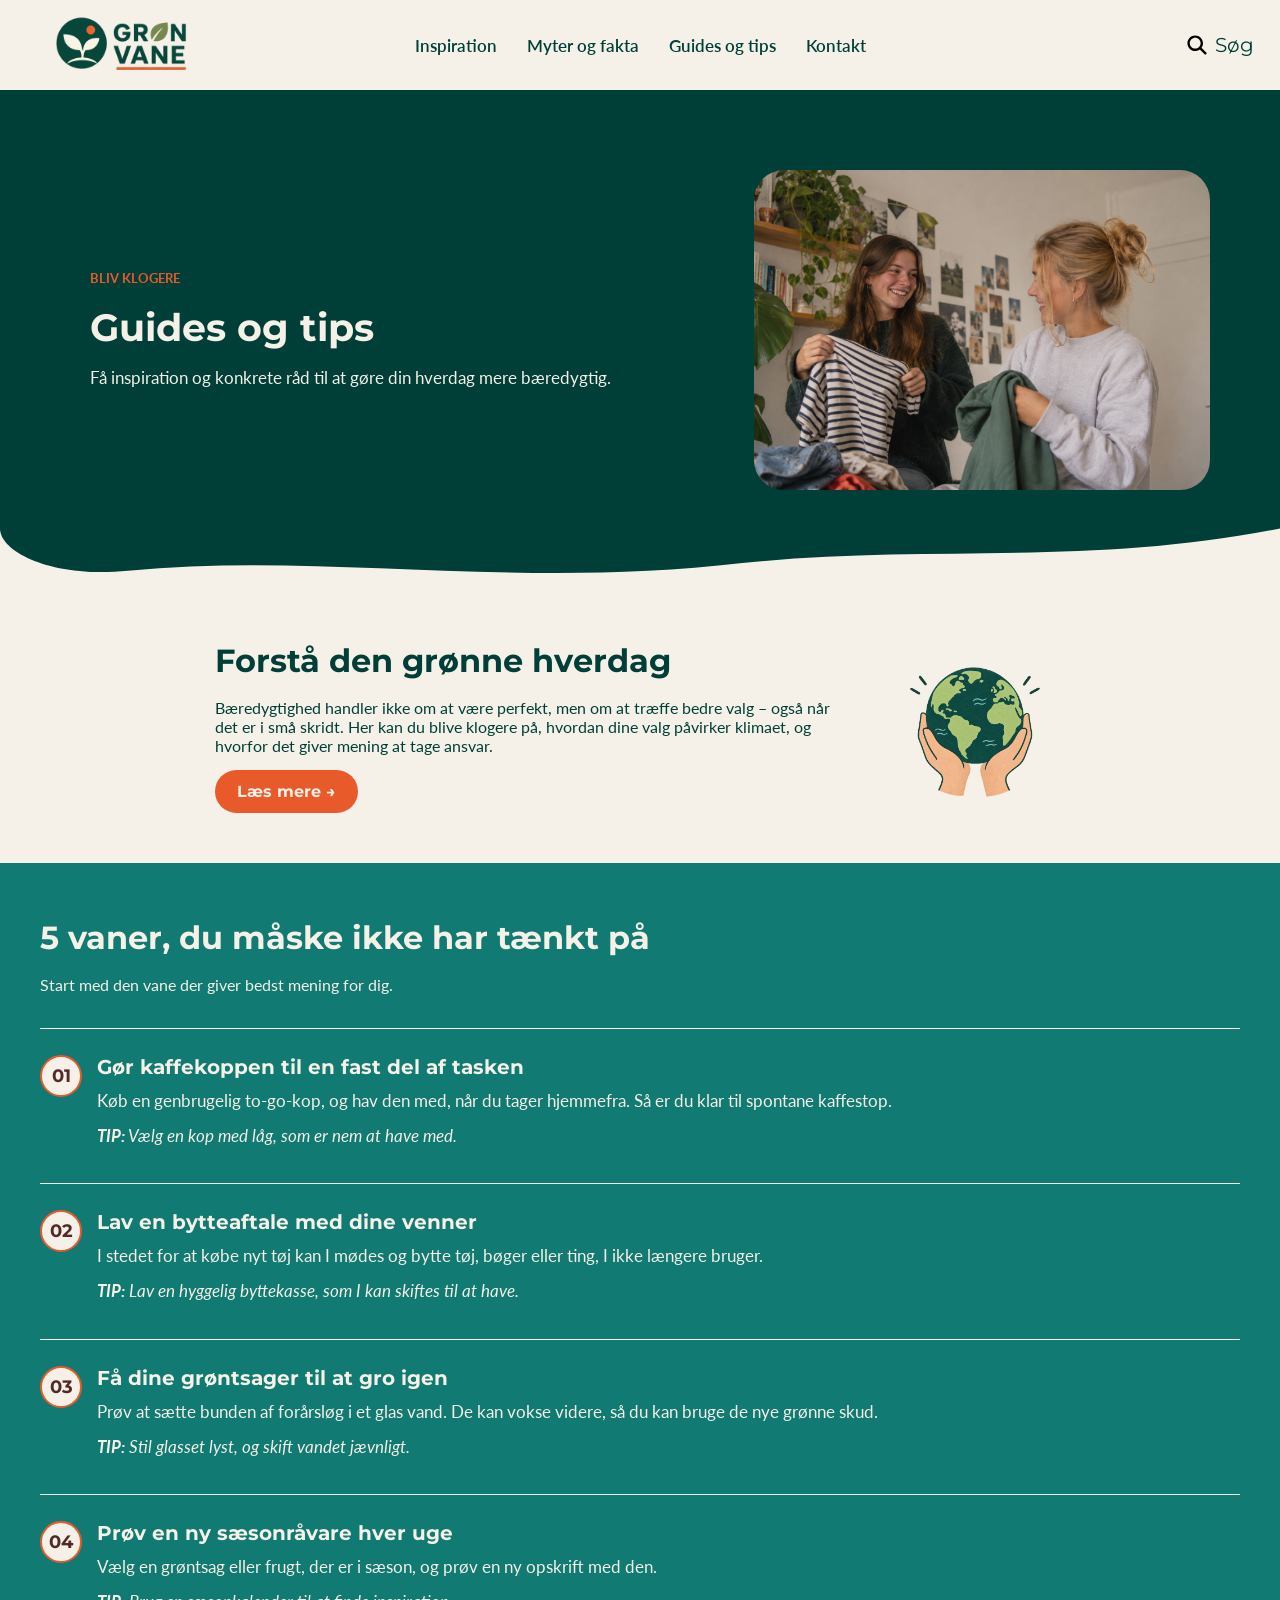
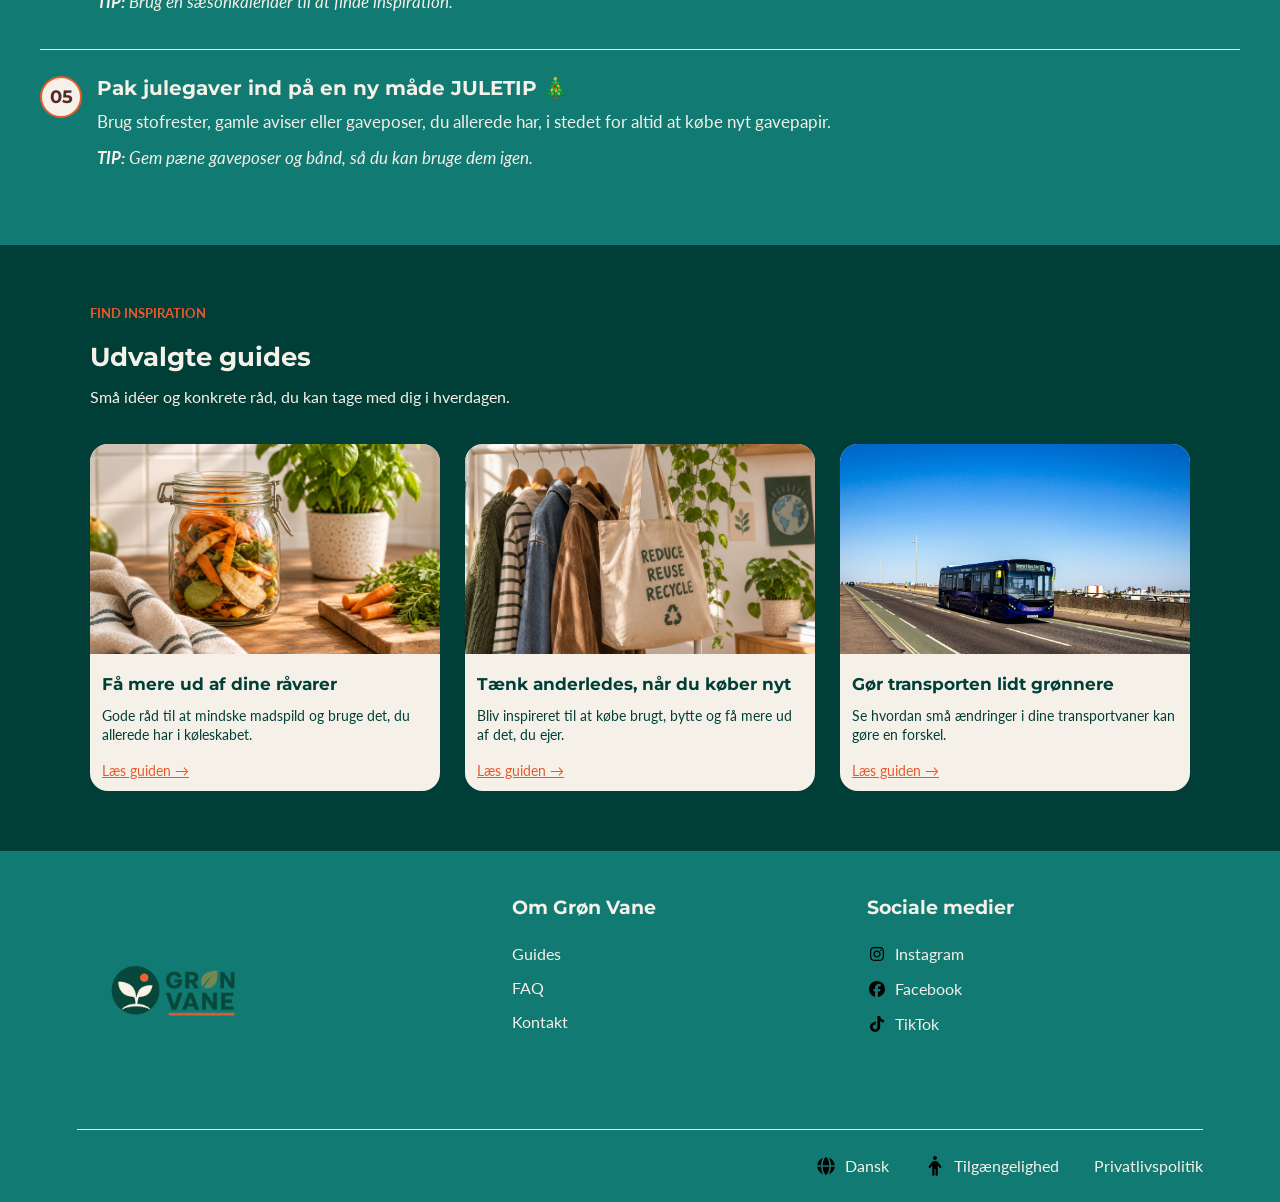
<file: guides.html>
<!DOCTYPE html>
<html lang="da">

<head>
    <meta charset="UTF-8">
    <meta name="viewport" content="width=device-width, initial-scale=1.0">

    <title>Guides og tips til grøne vaner</title>

    <!-- Skrifttyper -->
    <link rel="preconnect" href="https://fonts.googleapis.com">
    <link rel="preconnect" href="https://fonts.gstatic.com" crossorigin>

    <link href="https://fonts.googleapis.com/css2?family=Lato:wght@400;700&family=Montserrat:wght@400;500;600;700;800&display=swap" rel="stylesheet">

    <!-- CSS -->
    <link rel="stylesheet" href="css/style.css">
    <link rel="stylesheet" href="css/guides.css">

    <!-- JS -->
    <script src="js/script.js"></script>
</head>

<body>

    <!-- HEADER -->

    <header>
       <a href="index.html">
        <img class="logo" src="img/logo-grønvane.png" alt="Grøn Vane - forsiden">
    </a>

    <nav id="primary-navigation" aria-label="Hovedmenu">
        <ul>
            <li><a href="#">Inspiration</a></li>
            <li><a href="myterogfakta.html">Myter og fakta</a></li>
            <li><a href="guides.html">Guides og tips</a></li>
            <li><a href="kontakt.html">Kontakt</a></li>
        </ul>
    </nav>

    <div class="header-actions">

        <button class="search-button" type="button" aria-label="Søg">
            <img src="img/magnifying-glass-solid-full.svg" alt="">
            <span>Søg</span>
        </button>

        <button class="burger-menu"
                type="button"
                aria-label="Åbn menu"
                aria-expanded="false"
                aria-controls="primary-navigation">
            <span></span>
            <span></span>
            <span></span>
        </button>

    </div>
    </header>

    <!-- INDHOLD -->

    <main>

        <!-- HERO - GUIDES OG TIPS -->

<section class="guides-hero">

    <!-- Organisk grøn baggrund -->
 <svg class="hero-wave" viewBox="0 0 1000 650"
     preserveAspectRatio="none"
     aria-hidden="true">
    <path d="
        M0 0
        L1000 0
        L1000 570
        C850 620 720 590 580 615
        C400 650 250 600 100 625
        C40 635 0 600 0 570
        Z"
        fill="#003F38"/>
</svg>

    <div class="guides-hero-content">

        <div class="guides-hero-text">
            <span class="guides-label">BLIV KLOGERE</span>

            <h1>Guides og tips</h1>

            <p>
                Få inspiration og konkrete råd til at gøre
                din hverdag mere bæredygtig.
            </p>
        </div>

        <img class="guides-hero-image"
             src="img/Hyggelig tøjbytte i stuen.png"
             alt="To piger bytter tøj">

    </div>

</section>


<!-- INTRODUKTION -->
<section class="guides-intro">

    <div class="intro-content">

        <div class="intro-text">
            <h2>Forstå den grønne hverdag</h2>

            <p>
                Bæredygtighed handler ikke om at være perfekt,
                men om at træffe bedre valg – også når det er i
                små skridt. Her kan du blive klogere på, hvordan
                dine valg påvirker klimaet, og hvorfor det giver
                mening at tage ansvar.
            </p>

            <a href="myterogfakta.html">Læs mere →</a>
        </div>

        <img src="img/Hænder, der holder Jorden.png"
             alt="Illustration af en grøn jordklode med et blad"
             class="intro-image">

    </div>

</section>




<section class="small-changes">

    <div class="small-changes-text">

        <h2>5 vaner, du måske ikke har tænkt på</h2>

        <p class="small-changes-intro">
            Start med den vane der giver bedst mening for dig.
        </p>

        <div class="habit-list">

            <article class="habit">
                <span class="habit-number">01</span>
                <div class="habit-content">
                    <h3>Gør kaffekoppen til en fast del af tasken</h3>
                    <p>
                        Køb en genbrugelig to-go-kop, og hav den
                        med, når du tager hjemmefra. Så er du
                        klar til spontane kaffestop.
                    </p>
                    <p class="habit-tip">
                        <strong>TIP:</strong> Vælg en kop med låg,
                        som er nem at have med.
                    </p>
                </div>
            </article>

            <article class="habit">
                <span class="habit-number">02</span>
                <div class="habit-content">
                    <h3>Lav en bytteaftale med dine venner</h3>
                    <p>
                        I stedet for at købe nyt tøj kan I mødes
                        og bytte tøj, bøger eller ting, I ikke
                        længere bruger.
                    </p>
                    <p class="habit-tip">
                        <strong>TIP:</strong> Lav en hyggelig
                        byttekasse, som I kan skiftes til at have.
                    </p>
                </div>
            </article>

            <article class="habit">
                <span class="habit-number">03</span>
                <div class="habit-content">
                    <h3>Få dine grøntsager til at gro igen</h3>
                    <p>
                        Prøv at sætte bunden af forårsløg i et
                        glas vand. De kan vokse videre, så du
                        kan bruge de nye grønne skud.
                    </p>
                    <p class="habit-tip">
                        <strong>TIP:</strong> Stil glasset lyst,
                        og skift vandet jævnligt.
                    </p>
                </div>
            </article>

            <article class="habit">
                <span class="habit-number">04</span>
                <div class="habit-content">
                    <h3>Prøv en ny sæsonråvare hver uge</h3>
                    <p>
                        Vælg en grøntsag eller frugt, der er
                        i sæson, og prøv en ny opskrift med den.
                    </p>
                    <p class="habit-tip">
                        <strong>TIP:</strong> Brug en sæsonkalender
                        til at finde inspiration.
                    </p>
                </div>
            </article>

            <article class="habit">
                <span class="habit-number">05</span>
                <div class="habit-content">
                    <h3>
                        Pak julegaver ind på en ny måde
                        <span class="christmas-label">JULETIP 🎄</span>
                    </h3>
                    <p>
                        Brug stofrester, gamle aviser eller
                        gaveposer, du allerede har, i stedet
                        for altid at købe nyt gavepapir.
                    </p>
                    <p class="habit-tip">
                        <strong>TIP:</strong> Gem pæne gaveposer
                        og bånd, så du kan bruge dem igen.
                    </p>
                </div>
            </article>

        </div>

    </div>

</section>

<section class="selected-guides">

    <div class="selected-guides-heading">
        <span class="guides-label">FIND INSPIRATION</span>
        <h2>Udvalgte guides</h2>
        <p>Små idéer og konkrete råd, du kan tage med dig i hverdagen.</p>
    </div>

    <div class="guide-cards">

        <article class="guide-card">
            <img src="img/grøntsagsrester.png" alt="Friske råvarer på et køkkenbord">
            <div class="guide-card-text">
                <span>MAD OG MADVANER</span>
                <h3>Få mere ud af dine råvarer</h3>
                <p>Gode råd til at mindske madspild og bruge det, du allerede har i køleskabet.</p>
                <a href="#">Læs guiden →</a>
            </div>
        </article>

        <article class="guide-card">
            <img src="img/genbrugsgarderobe.png" alt="Genbrugstøj på en bøjlestang">
            <div class="guide-card-text">
                <span>FORBRUG OG GENBRUG</span>
                <h3>Tænk anderledes, når du køber nyt</h3>
                <p>Bliv inspireret til at købe brugt, bytte og få mere ud af det, du ejer.</p>
                <a href="#">Læs guiden →</a>
            </div>
        </article>

        <article class="guide-card">
            <img src="img/elbus.jpg" alt="kørende elbus">
            <div class="guide-card-text">
                <span>TRANSPORT</span>
                <h3>Gør transporten lidt grønnere</h3>
                <p>Se hvordan små ændringer i dine transportvaner kan gøre en forskel.</p>
                <a href="#">Læs guiden →</a>
            </div>
        </article>

    </div>

</section>

    </main>

    <!-- FOOTER -->

  <footer class="footer">

    <div class="footer-top">

        <a href="index.html">
            <img src="img/logo-grønvane.png" alt="Grøn Vane" class="footer-logo">
        </a>

        <div class="footer-links">
            <h3>Om Grøn Vane</h3>
            <a href="guides.html">Guides</a>
            <a href="#">FAQ</a>
            <a href="kontakt.html">Kontakt</a>
        </div>

       <div class="footer-social">
            <h3>Sociale medier</h3>

            <a href="#">
                <img src="img/instagram-brands-solid-full.svg" alt="">
                 Instagram
            </a>

            <a href="#">
                <img src="img/facebook-brands-solid-full.svg" alt="">
                Facebook
            </a>

            <a href="#">
                <img src="img/tiktok-brands-solid-full.svg" alt="">
                TikTok
            </a>
        </div>

    </div>

    <hr>

    <div class="footer-bottom">

        <a href="#">
            <img src="img/globe-solid-full.svg" alt="Sprog">
            Dansk
        </a>

        <a href="#">
            <img src="img/person-solid-full.svg" alt="">
            Tilgængelighed
        </a>

        <a href="#">Privatlivspolitik</a>

    </div>

  </footer>

</body>
</html>
</file>
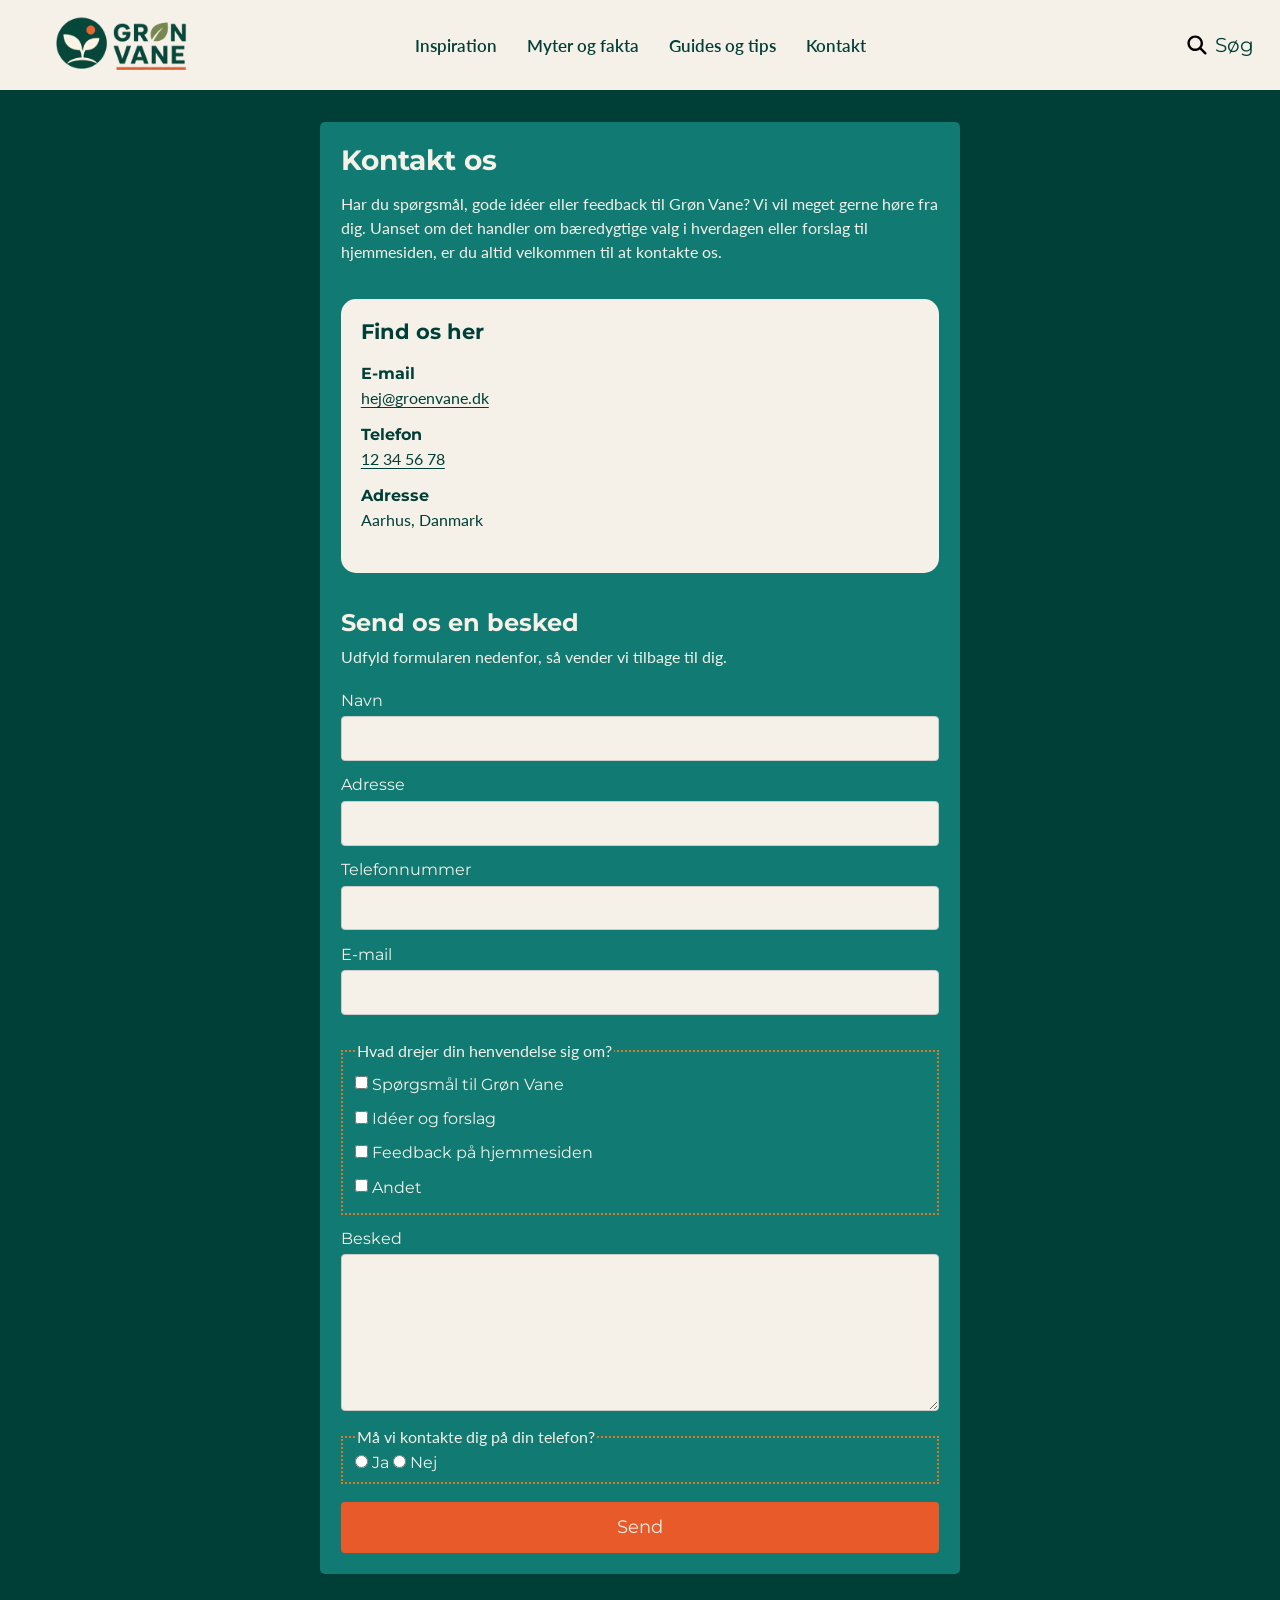
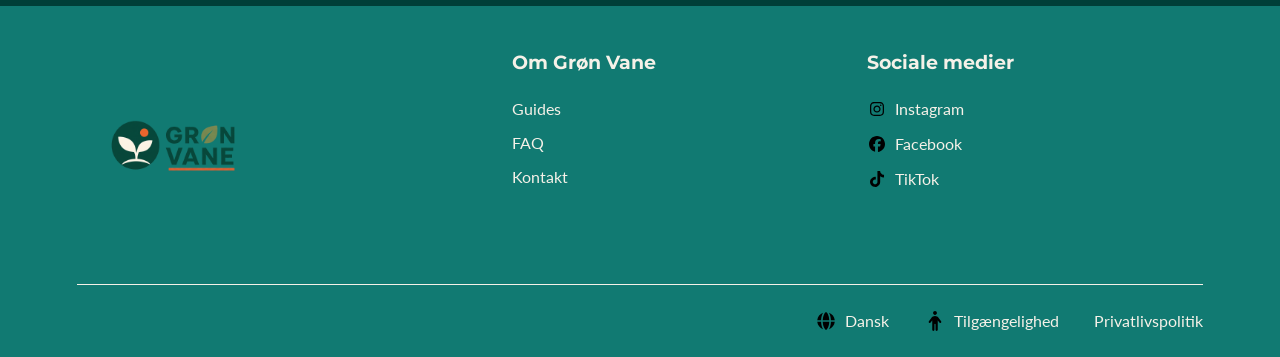
<file: kontakt.html>
<!DOCTYPE html>
<html lang="da">

<head>
    <meta charset="UTF-8">
    <meta name="viewport" content="width=device-width, initial-scale=1.0">

    <title>Kontakt os her</title>

    <!-- Skrifttyper -->
    <link rel="preconnect" href="https://fonts.googleapis.com">
    <link rel="preconnect" href="https://fonts.gstatic.com" crossorigin>

    <link href="https://fonts.googleapis.com/css2?family=Lato:wght@400;700&family=Montserrat:wght@400;500;600;700;800&display=swap" rel="stylesheet">

    <!-- CSS -->
    <link rel="stylesheet" href="css/style.css">
    <link rel="stylesheet" href="css/kontakt.css">

    <!-- JS -->
    <script src="js/script.js"></script>
</head>

<body>
    
    <!-- HEADER -->

  <header>

    <a href="index.html">
        <img class="logo" src="img/logo-grønvane.png" alt="Grøn Vane - forsiden">
    </a>

    <nav id="primary-navigation" aria-label="Hovedmenu">
        <ul>
            <li><a href="#">Inspiration</a></li>
            <li><a href="myterogfakta.html">Myter og fakta</a></li>
            <li><a href="guides.html">Guides og tips</a></li>
            <li><a href="kontakt.html">Kontakt</a></li>
        </ul>
    </nav>

    <div class="header-actions">

        <button class="search-button" type="button" aria-label="Søg">
            <img src="img/magnifying-glass-solid-full.svg" alt="">
            <span>Søg</span>
        </button>

        <button class="burger-menu"
                type="button"
                aria-label="Åbn menu"
                aria-expanded="false"
                aria-controls="primary-navigation">
            <span></span>
            <span></span>
            <span></span>
        </button>

    </div>

</header>


<!-- KONTAKT - HOVEDINDHOLD -->

<main class="kontaktform">

    <!-- INTRODUKTION -->

    <section class="kontakt-intro">
        <h1>Kontakt os</h1>

        <p>
            Har du spørgsmål, gode idéer eller feedback til Grøn Vane?
            Vi vil meget gerne høre fra dig. Uanset om det handler om
            bæredygtige valg i hverdagen eller forslag til hjemmesiden,
            er du altid velkommen til at kontakte os.
        </p>
    </section>


    <!-- KONTAKTOPLYSNINGER -->

    <section class="kontakt-info">

        <h2>Find os her</h2>

        <div class="kontakt-info-item">
            <h3>E-mail</h3>
            <a href="mailto:hej@groenvane.dk">hej@groenvane.dk</a>
        </div>

        <div class="kontakt-info-item">
            <h3>Telefon</h3>
            <a href="tel:+4512345678">12 34 56 78</a>
        </div>

        <div class="kontakt-info-item">
            <h3>Adresse</h3>
            <p>Aarhus, Danmark</p>
        </div>

    </section>


    <!-- KONTAKTFORMULAR -->

    <section class="kontakt-formular">

        <h2>Send os en besked</h2>

        <p class="kontakt-tekst">
            Udfyld formularen nedenfor, så vender vi tilbage til dig.
        </p>

		<form>
			<label for="navn">Navn</label> <!--'for' knyttes til <input> med id af samme navn -->
			<input id="navn" type="text" required>
			
			<label for="adresse">Adresse</label><!--class="visually-hidden" kan bruges når man ønsker at bruge placeholder i input istedet for label, men stadig ønsker at have en tilgængelig mulighed som kan læses af en skærmlæser-->
			<input id="adresse" type="text">
			
			<label for="telefon">Telefonnummer</label>
			<input id="telefon" type="tel">
			
			<label for="mail">E-mail</label>
			<input id="mail" type="email" required>


			<fieldset class="checkbox"> <!--Checkbox giver muligheden for at vælge flere 'services' på en gang. -->
				<legend>Hvad drejer din henvendelse sig om?</legend>
				<div>
					<input type="checkbox" name="services" id="Spørgsmål" value="Spørgsmål">
					<label for="rengøring">Spørgsmål til Grøn Vane</label>
				</div>
					
				<div>
					<input type="checkbox" name="services" id="Idéer" value="Idéer">
					<label for="vinduespudser">Idéer og forslag</label>
				</div>
					
				<div>
					<input type="checkbox" name="services" id="Bæredygtighed" value="Bilrengøring">
					<label for="bilrengoring">Feedback på hjemmesiden</label>
				</div>
					
				<div>
					<input type="checkbox" name="services" id="havearbejde" value="Havearbejde">
					<label for="havearbejde">Andet</label>
				</div>
			</fieldset>
				
			<label for="besked">Besked</label>
			<textarea name="besked" id="besked" rows="8" cols="60"></textarea> <!--Textarea giver mulighed for at skrive en større besked. Størrelse defineres ved brug af rows og cols-->	
				
			<fieldset> <!-- <fieldset> grupperer relaterede elementer i en form. Den tilføjer endvidere en streg rundt om de relaterede elementer. <legend> definere en titel/caption for en fieldsetgruppe-->
				<legend>Må vi kontakte dig på din telefon?</legend>
				<!--radiobutton skal have samme 'name' for at der kun kan vælges en knap og denne kan ses som værende en gruppe-->
				<input id="ja" type="radio" value="ja" name="kontaktes">
				<label for="ja">Ja</label>
				
				<input id="nej" type="radio" value="nej" name="kontaktes">
				<label for="nej">Nej</label>
			</fieldset>
				
			<input type="submit" name="submit" value="Send">
		
		    </form>
        </section>
    </main>



    <!-- Footer -->

<footer class="footer">

    <div class="footer-top">

        <a href="index.html">
            <img src="img/logo-grønvane.png" alt="Grøn Vane" class="footer-logo">
        </a>

        <div class="footer-links">
            <h3>Om Grøn Vane</h3>
            <a href="guides.html">Guides</a>
            <a href="#">FAQ</a>
            <a href="omos.html">Kontakt</a>
        </div>

       <div class="footer-social">
            <h3>Sociale medier</h3>

            <a href="#">
                <img src="img/instagram-brands-solid-full.svg" alt="">
                 Instagram
            </a>

            <a href="#">
                <img src="img/facebook-brands-solid-full.svg" alt="">
                Facebook
            </a>

            <a href="#">
                <img src="img/tiktok-brands-solid-full.svg" alt="">
                TikTok
            </a>
        </div>

    </div>

    <hr>

    <div class="footer-bottom">

        <a href="#">
            <img src="img/globe-solid-full.svg" alt="">
            Dansk
        </a>

        <a href="#">
            <img src="img/person-solid-full.svg" alt="">
            Tilgængelighed
        </a>

        <a href="#">Privatlivspolitik</a>

    </div>

</footer>

</body>
</file>
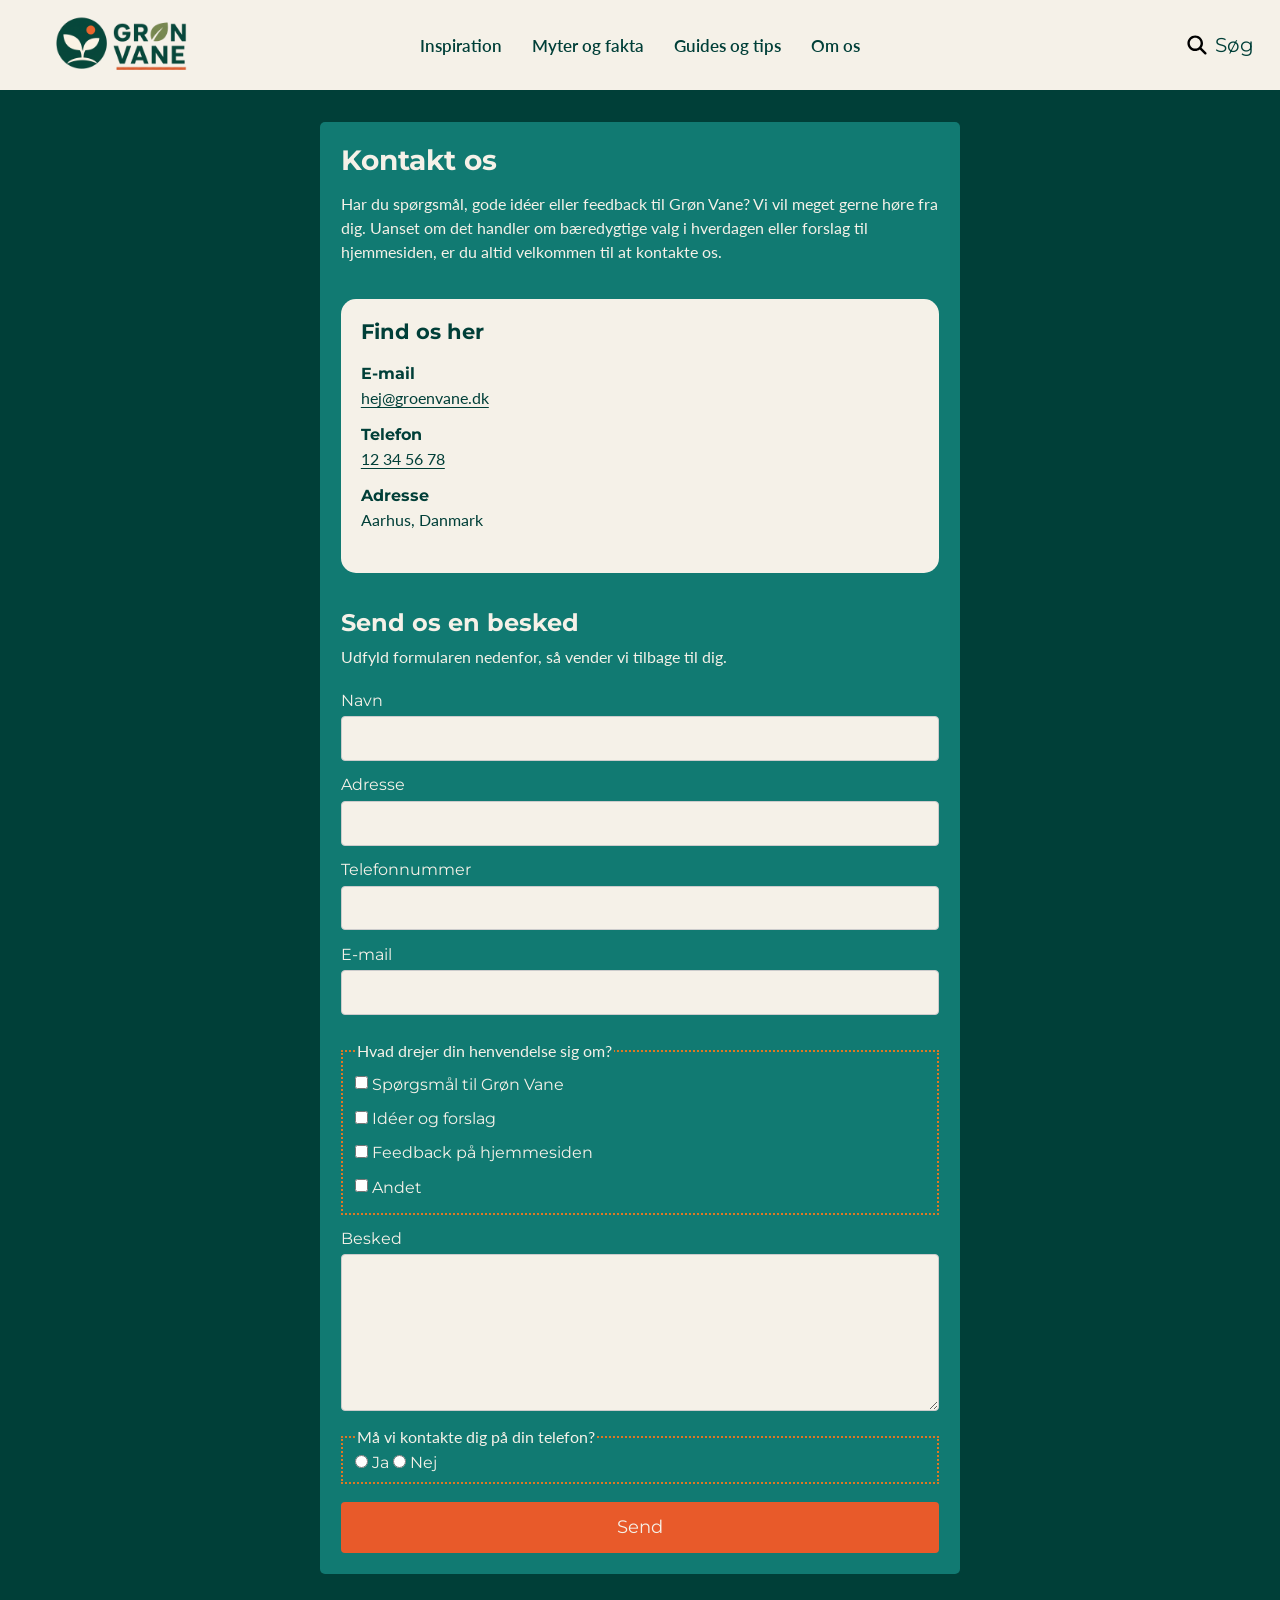
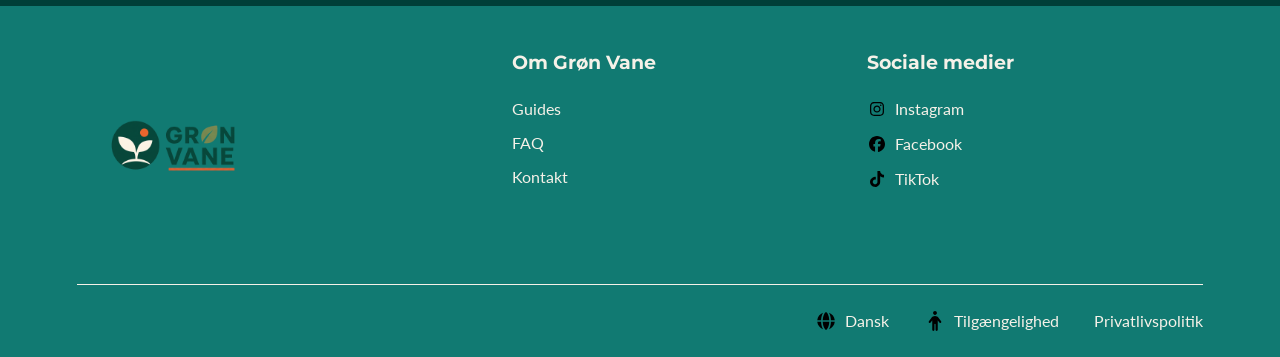
<file: omos.html>
<!DOCTYPE html>
<html lang="da">

<head>
    <meta charset="UTF-8">
    <meta name="viewport" content="width=device-width, initial-scale=1.0">

    <title>Om os og kontaktformular</title>

    <!-- Skrifttyper -->
    <link rel="preconnect" href="https://fonts.googleapis.com">
    <link rel="preconnect" href="https://fonts.gstatic.com" crossorigin>

    <link href="https://fonts.googleapis.com/css2?family=Lato:wght@400;700&family=Montserrat:wght@400;500;600;700;800&display=swap" rel="stylesheet">

    <!-- CSS -->
    <link rel="stylesheet" href="css/style.css">
    <link rel="stylesheet" href="css/omos.css">

    <!-- JS -->
    <script src="js/script.js"></script>
</head>

<body>
    
    <!-- HEADER -->

  <header>

    <a href="index.html">
        <img class="logo" src="img/logo-grønvane.png" alt="Grøn Vane - forsiden">
    </a>

    <nav id="primary-navigation" aria-label="Hovedmenu">
        <ul>
            <li><a href="#">Inspiration</a></li>
            <li><a href="myterogfakta.html">Myter og fakta</a></li>
            <li><a href="guides.html">Guides og tips</a></li>
            <li><a href="omos.html">Om os</a></li>
        </ul>
    </nav>

    <div class="header-actions">

        <button class="search-button" type="button" aria-label="Søg">
            <img src="img/magnifying-glass-solid-full.svg" alt="">
            <span>Søg</span>
        </button>

        <button class="burger-menu"
                type="button"
                aria-label="Åbn menu"
                aria-expanded="false"
                aria-controls="primary-navigation">
            <span></span>
            <span></span>
            <span></span>
        </button>

    </div>

</header>


<!-- KONTAKT - HOVEDINDHOLD -->

<main class="kontaktform">

    <!-- INTRODUKTION -->

    <section class="kontakt-intro">
        <h1>Kontakt os</h1>

        <p>
            Har du spørgsmål, gode idéer eller feedback til Grøn Vane?
            Vi vil meget gerne høre fra dig. Uanset om det handler om
            bæredygtige valg i hverdagen eller forslag til hjemmesiden,
            er du altid velkommen til at kontakte os.
        </p>
    </section>


    <!-- KONTAKTOPLYSNINGER -->

    <section class="kontakt-info">

        <h2>Find os her</h2>

        <div class="kontakt-info-item">
            <h3>E-mail</h3>
            <a href="mailto:hej@groenvane.dk">hej@groenvane.dk</a>
        </div>

        <div class="kontakt-info-item">
            <h3>Telefon</h3>
            <a href="tel:+4512345678">12 34 56 78</a>
        </div>

        <div class="kontakt-info-item">
            <h3>Adresse</h3>
            <p>Aarhus, Danmark</p>
        </div>

    </section>


    <!-- KONTAKTFORMULAR -->

    <section class="kontakt-formular">

        <h2>Send os en besked</h2>

        <p class="kontakt-tekst">
            Udfyld formularen nedenfor, så vender vi tilbage til dig.
        </p>

		<form>
			<label for="navn">Navn</label> <!--'for' knyttes til <input> med id af samme navn -->
			<input id="navn" type="text" required>
			
			<label for="adresse">Adresse</label><!--class="visually-hidden" kan bruges når man ønsker at bruge placeholder i input istedet for label, men stadig ønsker at have en tilgængelig mulighed som kan læses af en skærmlæser-->
			<input id="adresse" type="text">
			
			<label for="telefon">Telefonnummer</label>
			<input id="telefon" type="tel">
			
			<label for="mail">E-mail</label>
			<input id="mail" type="email" required>


			<fieldset class="checkbox"> <!--Checkbox giver muligheden for at vælge flere 'services' på en gang. -->
				<legend>Hvad drejer din henvendelse sig om?</legend>
				<div>
					<input type="checkbox" name="services" id="Spørgsmål" value="Spørgsmål">
					<label for="rengøring">Spørgsmål til Grøn Vane</label>
				</div>
					
				<div>
					<input type="checkbox" name="services" id="Idéer" value="Idéer">
					<label for="vinduespudser">Idéer og forslag</label>
				</div>
					
				<div>
					<input type="checkbox" name="services" id="Bæredygtighed" value="Bilrengøring">
					<label for="bilrengoring">Feedback på hjemmesiden</label>
				</div>
					
				<div>
					<input type="checkbox" name="services" id="havearbejde" value="Havearbejde">
					<label for="havearbejde">Andet</label>
				</div>
			</fieldset>
				
			<label for="besked">Besked</label>
			<textarea name="besked" id="besked" rows="8" cols="60"></textarea> <!--Textarea giver mulighed for at skrive en større besked. Størrelse defineres ved brug af rows og cols-->	
				
			<fieldset> <!-- <fieldset> grupperer relaterede elementer i en form. Den tilføjer endvidere en streg rundt om de relaterede elementer. <legend> definere en titel/caption for en fieldsetgruppe-->
				<legend>Må vi kontakte dig på din telefon?</legend>
				<!--radiobutton skal have samme 'name' for at der kun kan vælges en knap og denne kan ses som værende en gruppe-->
				<input id="ja" type="radio" value="ja" name="kontaktes">
				<label for="ja">Ja</label>
				
				<input id="nej" type="radio" value="nej" name="kontaktes">
				<label for="nej">Nej</label>
			</fieldset>
				
			<input type="submit" name="submit" value="Send">
		
		    </form>
        </section>
    </main>



    <!-- Footer -->

<footer class="footer">

    <div class="footer-top">

        <a href="index.html">
            <img src="img/logo-grønvane.png" alt="Grøn Vane" class="footer-logo">
        </a>

        <div class="footer-links">
            <h3>Om Grøn Vane</h3>
            <a href="guides.html">Guides</a>
            <a href="#">FAQ</a>
            <a href="omos.html">Kontakt</a>
        </div>

       <div class="footer-social">
            <h3>Sociale medier</h3>

            <a href="#">
                <img src="img/instagram-brands-solid-full.svg" alt="">
                 Instagram
            </a>

            <a href="#">
                <img src="img/facebook-brands-solid-full.svg" alt="">
                Facebook
            </a>

            <a href="#">
                <img src="img/tiktok-brands-solid-full.svg" alt="">
                TikTok
            </a>
        </div>

    </div>

    <hr>

    <div class="footer-bottom">

        <a href="#">
            <img src="img/globe-solid-full.svg" alt="">
            Dansk
        </a>

        <a href="#">
            <img src="img/person-solid-full.svg" alt="">
            Tilgængelighed
        </a>

        <a href="#">Privatlivspolitik</a>

    </div>

</footer>

</body>
</file>
<file: css/style.css>
/* GENERELT */

* {
    margin: 0;
    box-sizing: border-box;
}

body {
    font-family: 'Lato', sans-serif;
    background-color: #003F38;
}

/* Skrifttyper */

h1, h2, h3, h4, h5, h6,
button,
.hero-text a,
.daily-bottom a,
.guide-content a {
    font-family: 'Montserrat', sans-serif;
}

/* Fokusmarkering – tilgængelighed */

button:focus-visible,
a:focus-visible {
    outline: 3px solid #E85A2A;
    outline-offset: 4px;
}


/* HEADER */

header {
    display: flex;
    justify-content: space-between;
    align-items: center;
    height: 90px;
    background-color: #F5F1E8;
    padding: 20px;
}

/* HOVER I HEADER */

header nav a:hover,
header .search-button:hover {
    color: #E85A2A;
    transition: color 0.2s ease;
}

/* Logo */

.logo {
    width: 150px;
    height: auto;
}

/* Knapper til højre */

.header-actions {
    display: flex;
    align-items: center;
    gap: 15px;
}

/* Søgeknap */

.search-button {
    display: flex;
    align-items: center;
    gap: 6px;
    background: none;
    border: none;
    color: #003F38;
    font-size: 16px;
    cursor: pointer;
}

.search-button img {
    width: 24px;
    height: 24px;
}

/* Burger-menu */

.burger-menu {
    display: flex;
    flex-direction: column;
    gap: 6px;
    background: none;
    border: none;
    padding: 10px;
    cursor: pointer;
}

.burger-menu span {
    width: 30px;
    height: 4px;
    border-radius: 5px;
    background-color: #003F38;
}

/* Når menuen åbnes */

header.menu-open {
    height: auto;
    flex-wrap: wrap;
}

header.menu-open > a {
    order: 1;
}

header.menu-open .header-actions {
    order: 2;
}

/* Menupunkter */

nav {
    display: none;
    order: 3;
    flex: 0 0 100%;
    width: 100%;
    position: static;
    background-color: #F5F1E8;
    padding: 15px 20px 25px;
}

nav.active {
    display: block;
}

nav a,
nav a:visited {
    color: #003F38;
    text-decoration: none;
}

nav ul {
    display: flex;
    flex-direction: column;
    gap: 20px;
    list-style: none;
    padding: 0;
}

/* Gå til hovedinhold */
.skip-link {
    position: absolute;
    left: -9999px;
}

.skip-link:focus {
    left: 10px;
    top: 10px;
    z-index: 1000;
    background-color: #F5F1E8;
    color: #003F38;
    padding: 12px;
}

/* HERO-SEKTION */

main {
    background-color: #003F38;
    color: #F5F1E8;
    padding: 0;
}

.hero-content {
    display: flex;
    align-items: center;
    gap: 10px;
    padding: 40px 15px;
}

.hero-text {
    flex: 1;
    min-width: 0;
}

.hero-label {
    display: block;
    color: #E85A2A;
    font-size: 11px;
    font-weight: bold;
    letter-spacing: 1px;
    margin-bottom: 12px;
}

.hero-text h1 {
    font-size: 24px;
    line-height: 1.2;
    margin-bottom: 15px;
}

.hero-highlight {
    text-decoration: underline;
    text-decoration-color: #E85A2A;
    text-decoration-thickness: 3px;
    text-underline-offset: 5px;
}

.hero-text p {
    font-size: 17px;
    line-height: 1.5;
    margin-bottom: 20px;
}

.hero-image {
    width: 40%;
    height: 200px;
    object-fit: cover;
    object-position: center 40%;
    border-radius: 25px;
}

/* Fælles knapper */

.hero-text a,
.daily-bottom a,
.guide-content a {
    display: inline-block;
    background-color: #E85A2A;
    color: #F5F1E8;
    border: none;
    border-radius: 12px;
    font-weight: bold;
    padding: 12px;
    font-size: 14px;
    text-decoration: none;
}

.daily-bottom a,
.guide-content a {
    display: block;
    width: fit-content;
    margin: 0 0 0 auto;
}


/* KATEGORIER */

.categories {
    background-color: #147D73;
    padding: 35px 15px 55px;
}

.categories-inner {
    max-width: 1300px;
    margin: 0 auto;
}

.categories h2 {
    color: #F5F1E8;
    font-size: 24px;
    margin-bottom: 10px;
}

.categories-intro {
    color: #F5F1E8;
    font-size: 16px;
    line-height: 1.5;
    margin-bottom: 25px;
}

.category-grid {
    display: grid;
    grid-template-columns: repeat(2, 1fr);
    gap: 15px;
}

.category-card {
    display: flex;
    flex-direction: column;
    overflow: hidden;
    border-radius: 15px;
    text-decoration: none;
    color: #56312F;
}

.category-card img {
    width: 100%;
    height: 120px;
    object-fit: cover;
}

.category-text {
    position: relative;
    padding: 12px;
    min-height: 105px;
}

.category-text h3 {
    font-size: 18px;
    margin-bottom: 5px;
}

.category-text p {
    font-size: 14px;
    line-height: 1.4;
    padding-right: 15px;
}

.arrow {
    position: absolute;
    right: 12px;
    bottom: 12px;
    font-size: 20px;
    font-weight: bold;
}

/* Kategoriernes farver */

.food .category-text,
.shopping .category-text {
    background-color: #F5F1E8;
}

.reuse .category-text {
    background-color: #E9CDB5;
}

.transport .category-text {
    background-color: #D7E4C5;
}


/* DAGENS GRØNNE VALG */

.daily-choice {
    position: relative;
    background-color: #F5F1E8;
    margin: -45px 15px 30px;
    padding: 20px;
    border-radius: 25px;
}

.daily-label {
    display: flex;
    align-items: center;
    background-color: #147D73;
    color: #F5F1E8;
    padding: 10px;
    border-radius: 10px;
    width: fit-content;
}

.daily-label img {
    width: 35px;
    height: 35px;
    margin-right: 8px;
}

.daily-label h2 {
    font-size: 18px;
}

.daily-content {
    margin-top: 25px;
}

.daily-content h3 {
    color: #003F38;
    font-size: 20px;
    margin-bottom: 8px;
}

.daily-content p {
    color: #003F38;
    font-size: 16px;
    line-height: 1.4;
}

.fridge-image {
    display: block;
    width: 75%;
    height: 120px;
    object-fit: cover;
    object-position: center 45%;
    margin: 15px auto 25px;
}

.daily-bottom {
    background-color: #003F38;
    color: #F5F1E8;
    padding: 15px;
    border-radius: 20px;
}

.daily-bottom h3 {
    font-size: 18px;
    margin-bottom: 8px;
}

.daily-bottom p {
    font-size: 16px;
    line-height: 1.4;
}


/* GUIDE-SEKTION */

.guide-teaser {
    background-color: #F5F1E8;
}

.guide-image {
    display: block;
    width: 100%;
    height: 200px;
    object-fit: cover;
    object-position: center;
}

.guide-content {
    padding: 15px 10px 40px;
}

.guide-content h2 {
    color: #003F38;
    font-size: 18px;
    margin-bottom: 10px;
}

.guide-content p {
    color: #000;
    font-size: 16px;
    line-height: 1.4;
    margin-bottom: 20px;
}


/* FOOTER */

.footer {
    background-color: #117A72;
    color: #F5F1E8;
    padding: 20px;
}

.footer-top {
    display: grid;
    grid-template-columns: 125px 1fr 1fr;
    gap: 15px;
    align-items: start;
    padding-bottom: 20px;
}

.footer-logo {
    width: 125px;
    height: auto;
    transform: translate(-20px, -25px);
}

.footer-links {
    transform: translateX(-35px);
}

.footer-social {
    transform: translateX(-15px);
}

.footer-links,
.footer-social {
    display: flex;
    flex-direction: column;
    gap: 12px;
    flex: 1;
    min-width: 0;
}

.footer-links h3,
.footer-social h3 {
    white-space: nowrap;
}

.footer h3 {
    font-size: 16px;
    margin-bottom: 5px;
}

.footer a {
    color: #F5F1E8;
    text-decoration: none;
    font-size: 16px;
}

.footer-social a {
    display: flex;
    align-items: center;
    gap: 8px;
}

.footer-social img {
    width: 20px;
    height: 20px;
}

.footer hr {
    border: none;
    border-top: 1px solid #F5F1E8;
}

.footer-bottom {
    display: flex;
    justify-content: space-between;
    align-items: center;
    padding-top: 20px;
    gap: 10px;
}

.footer-bottom a {
    display: flex;
    align-items: center;
    gap: 8px;
    font-size: 14px;
}

.footer-bottom img {
    width: 22px;
    height: 22px;
}


/* DESKTOP */

@media screen and (min-width: 769px) {

    /* HEADER */

header {
    position: relative;
}

header > a {
    order: 1;
}

header nav {
    order: 2;
    position: absolute;
    left: 50%;
    transform: translateX(-50%);
}

header .header-actions {
    order: 3;
    margin-left: auto;
}
  

    .logo {
        width: 200px;
    }

    .header-actions {
        margin-left: 20px;
    }

    .burger-menu {
        display: none;
    }

    nav {
        display: block;
        position: static;
        width: auto;
        padding: 0;
        background: none;
    }

    nav ul {
        display: flex;
        flex-direction: row;
        align-items: center;
        gap: 30px;
        list-style: none;
        padding: 0;
    }
    nav a {
        color: #003F38;
        text-decoration: none;
        font-weight: 600;
        font-size: 17px;
    }

    .search-button {
        font-size: 20px;
    }

    

/* Hero */

    .hero-content {
        max-width: 1200px;
        margin: 0 auto;
        padding: 60px 30px;
        gap: 40px;
    }

    .hero-text {
        padding-left: 20px;
    }

    .hero-label {
        font-size: 13px;
        margin-bottom: 20px;
    }

    .hero-text h1 {
        font-size: 38px;
        line-height: 1.15;
        margin-bottom: 20px;
    }

    .hero-text p {
        font-size: 18px;
    }

    .hero-image {
        width: 40%;
        height: 320px;
    }

 /* Dekorativ stjerne */

    .hero-content::after {
        content: "✳";
        position: absolute;
        color: #E85A2A;
        font-size: 45px;
        right: 2%;
        bottom: 10px;
    }


/* Kategorier desktop */

    .categories {
        padding: 50px 5% 70px;
    }

    .categories h2 {
        font-size: 32px;
    }

    .categories-intro {
        font-size: 18px;
        margin-bottom: 35px;
    }

    .category-grid {
        grid-template-columns: repeat(4, 1fr);
        gap: 22px;
    }

    .category-card img {
        height: 200px;
    }

    .category-text {
        padding: 18px;
        min-height: 125px;
    }

    .category-text h3 {
        font-size: 21px;
    }

    .category-text p {
        font-size: 15px;
    }


 /* Dagens grønne valg */

    .daily-choice {
        max-width: 1100px;
        margin: -45px auto 60px;
        padding: 35px;
        border-radius: 30px;
    }

    .daily-label {
        padding: 12px 18px;
    }

    .daily-label h2 {
        font-size: 22px;
    }

    .daily-content {
        display: grid;
        grid-template-columns: 1fr 1fr;
        column-gap: 40px;
        align-items: center;
        margin-top: 35px;
    }

    .daily-content h3 {
        font-size: 27px;
        grid-column: 1;
        align-self: end;
    }

    .daily-content p {
        font-size: 18px;
        grid-column: 1;
        align-self: start;
    }

    .fridge-image {
        grid-column: 2;
        grid-row: 1 / 3;
        width: 100%;
        height: 260px;
        object-fit: cover;
        border-radius: 20px;
        margin: 0;
        transform: translateY(-35px);
    }

    .daily-bottom {
        display: flex;
        align-items: center;
        gap: 25px;
        margin-top: 30px;
        padding: 25px;
    }

    .daily-bottom h3 {
        font-size: 20px;
        flex: 1;
    }

    .daily-bottom p {
        font-size: 16px;
        flex: 1;
    }

    .daily-bottom a {
        white-space: nowrap;
    }


 /* Guide-sektion */

    .guide-teaser {
        display: grid;
        grid-template-columns: 1fr 1fr;
        align-items: center;
        max-width: 1300px;
        margin: 50px auto 70px;
        border-radius: 25px;
        overflow: hidden;
    }

    .guide-image {
        width: 100%;
        height: 380px;
        object-fit: cover;
        object-position: center;
    }

    .guide-content {
        padding: 45px;
    }

    .guide-content h2 {
        font-size: 30px;
        line-height: 1.3;
        margin-bottom: 20px;
    }

    .guide-content p {
        font-size: 18px;
        line-height: 1.6;
        margin-bottom: 30px;
    }

    .guide-content a {
        margin-left: auto;
    }


/* Footer */

    .footer {
        padding: 45px 6% 25px;
    }

    .footer-top {
        max-width: 1300px;
        margin: 0 auto;
        display: grid;
        grid-template-columns: 1.2fr 1fr 1fr;
        gap: 50px;
        align-items: start;
        padding-bottom: 40px;
    }

    .footer-logo {
        width: 190px;
        transform: none;
    }

    .footer-links {
        transform: none;
    }

    .footer-links,
    .footer-social {
        gap: 15px;
    }

    .footer h3 {
        font-size: 19px;
        margin-bottom: 10px;
    }

    .footer a {
        font-size: 16px;
        width: fit-content;
    }

    .footer a:hover {
        text-decoration: underline;
        text-underline-offset: 4px;
    }

    .footer hr {
        max-width: 1300px;
        margin: 0 auto;
    }

    .footer-bottom {
        max-width: 1300px;
        margin: 0 auto;
        padding-top: 25px;
        justify-content: flex-end;
        gap: 35px;
    }
}


/* Hover-effekter */

.hero-text a,
.daily-bottom a,
.guide-content a,
.category-card,
button {
    transition: transform 0.2s ease;
}

/* Knapper og kort løfter sig */

@media (hover: hover) {

    .hero-text a:hover,
    .daily-bottom a:hover,
    .guide-content a:hover,
    .category-card:hover,
    button:hover {
        transform: translateY(-4px);
    }
}


/* Tilgængelighed - Reduceret bevægelse */

@media (prefers-reduced-motion: reduce) {

    *,
    *::before,
    *::after {
        transition-duration: 0.01ms !important;
        animation-duration: 0.01ms !important;
    }
}
</file>
<file: css/guides.css>
/* GENERELLE SKRIFTTYPER */

.guides-hero h1,
.guides-intro h2,
.guides-intro h3,
.selected-guides h2,
.guide-card h3,
.small-changes h2 {
    font-family: 'Montserrat', sans-serif;
}

.intro-text a,
.small-changes-text a {
    font-family: 'Montserrat', sans-serif;
    font-weight: bold;
}


/* HERO - GUIDES OG TIPS */

.guides-hero {
    position: relative;
    background-color: #F5F1E8;
    padding: 30px 20px 55px;
    overflow: hidden;
}

.hero-wave {
    position: absolute;
    top: 0;
    left: 0;
    width: 100%;
    height: 100%;
    z-index: 0;
}

.guides-hero-content {
    position: relative;
    z-index: 1;
    display: flex;
    flex-direction: column;
    gap: 25px;
    max-width: 1300px;
    margin: 0 auto;
}

.guides-hero-text {
    color: #F5F1E8;
    flex: 1;
    min-width: 0;
}

.guides-hero-text p {
    font-size: 18px;
    width: 100%;
    max-width: none;
}

.guides-label {
    display: block;
    color: #E85A2A;
    font-weight: bold;
    font-size: 13px;
    margin-bottom: 20px;
}

.guides-hero h1 {
    font-size: 36px;
    margin-bottom: 15px;
}

.guides-hero p {
    font-size: 17px;
    line-height: 1.5;
    max-width: 450px;
    color: #F5F1E8;
}

.guides-hero-image {
    width: 100%;
    height: 200px;
    object-fit: cover;
    object-position: center 40%;
    border-radius: 25px;
}


/* INTRODUKTION */

.guides-intro {
    background-color: #F5F1E8;
    color: #003F38;
    padding: 35px 30px 45px;
    border-radius: 0;
    margin: 0;
}

.intro-content {
    display: flex;
    flex-direction: column;
    align-items: flex-start;
    gap: 20px;
}

.intro-content h2 {
    font-size: 25px;
    margin-bottom: 18px;
}

.intro-content > p {
    font-size: 16px;
    line-height: 1.6;
    margin-bottom: 15px;
}

.intro-text {
    flex: 1;
}

.intro-image {
    width: 180px;
    height: auto;
    align-self: center;
}

.intro-highlight {
    background-color: #D7E4C5;
    padding: 20px;
    border-radius: 15px;
    margin-top: 25px;
}

.intro-highlight h3 {
    font-size: 18px;
    margin-bottom: 8px;
}

.intro-highlight p {
    font-size: 15px;
    line-height: 1.5;
}

.intro-text a {
    display: inline-block;
    background-color: #E85A2A;
    color: #F5F1E8;
    padding: 12px 22px;
    border-radius: 25px;
    text-decoration: none;
    margin-top: 15px;
}


/* UDVALGTE GUIDES */

.selected-guides {
    background-color: #003F38;
    color: #F5F1E8;
    padding: 35px 20px;
}

.selected-guides-heading {
    margin-bottom: 20px;
}

.selected-guides-heading h2 {
    font-size: 26px;
    margin-bottom: 12px;
}

.selected-guides-heading p {
    font-size: 16px;
    line-height: 1.5;
}

/* GUIDE-KORT */

.guide-cards {
    display: grid;
    grid-template-columns: 1fr;
    gap: 20px;
}

.guide-card {
    background-color: #F5F1E8;
    color: #003F38;
    border-radius: 18px;
    overflow: hidden;
    box-shadow: 0 2px 8px rgba(0, 63, 56, 0.10);
    transition: transform 0.2s ease, box-shadow 0.2s ease;
}

.guide-card img {
    width: 100%;
    height: 130px;
    object-fit: cover;
    display: block;
}

.guide-card-text {
    padding: 12px;
}

.guide-card-text span {
    display: none;
}

.guide-card-text h3 {
    font-size: 17px;
    margin: 8px 0 12px;
}

.guide-card-text p {
    font-size: 14px;
    line-height: 1.4;
    margin-bottom: 15px;
}

.guide-card-text a {
    font-size: 14px;
    color:#E85A2A;
}

.guide-card-text a:hover {
    color:#522B29;
}

.guide-card-text a:focus-visible {
    outline: 3px solid #E85A2A;
    outline-offset: 4px;
}


/* 5 VANER */

.small-changes {
    background-color: #117A72;
    padding: 30px 20px 10px 20px;
}

.small-changes h2 {
    font-family: 'Montserrat', sans-serif;
    color: #F5F1E8;
    font-size: 26px;
    margin-bottom: 15px;
}

.small-changes-intro {
    color: #F5F1E8;
    line-height: 1.6;
    margin-bottom: 30px;
}

/* De enkelte vaner */

.habit {
    display: flex;
    gap: 15px;
    padding: 22px 0;
    border-top: 1px solid #F5F1E8;
}

.habit-content h3 {
    font-family: 'Montserrat', sans-serif;
    font-size: 17px;
    color: #F5F1E8;
    margin-bottom: 8px;
}

.habit-content p {
    color: #F5F1E8;
    line-height: 1.6;
    margin-bottom: 8px;
}

.habit-tip {
    font-size: 14px;
    font-style: italic;
}

.habit-number {
    font-family: 'Montserrat', sans-serif;
    font-size: 18px;
    font-weight: bold;
    color: #522B29;
    background-color: #F5F1E8;
    border: 2px solid #E85A2A;
    width: 42px;
    height: 42px;
    min-width: 42px;
    border-radius: 50%;
    display: flex;
    align-items: center;
    justify-content: center;
}

/* HOVER OG FOKUS */

.intro-text a,
.small-changes-text a {
    transition: transform 0.2s ease;
}

@media (hover: hover) {
    .intro-text a:hover,
    .small-changes-text a:hover {
        transform: translateY(-4px);
    }

    .guide-card:hover {
        transform: translateY(-4px);
        box-shadow: 0 6px 14px rgba(0, 63, 56, 0.18);
    }
}

.intro-text a:focus-visible,
.small-changes-text a:focus-visible {
    outline: 3px solid #003F38;
    outline-offset: 4px;
}


/* DESKTOP */

@media screen and (min-width: 769px) {

/* HERO DESKTOP */

.guides-hero {
    padding: 40px 0 60px;
}

.guides-hero-content {
    display: flex;
    flex-direction: row;
    align-items: center;
    max-width: 1200px;
    margin: 0 auto;
    padding: 40px 30px;
    gap: 40px;
}

.guides-hero-text {
    flex: 1;
    padding-left: 20px;
}

.guides-hero-text p {
    white-space: nowrap;
}

.guides-hero h1 {
    font-size: 38px;
    line-height: 1.15;
}

.guides-hero-image {
    width: 40%;
    height: 320px;
    object-fit: cover;
    object-position: center 40%;
    border-radius: 30px;
}




/* INTRODUKTION */

    .guides-intro {
        padding: 50px 40px;
    }

   .intro-content {
    max-width: 850px;
    margin: 0 auto;
    flex-direction: row;
    align-items: center;
    justify-content: space-between;
    gap: 40px;
}
    .intro-content h2 {
        font-size: 32px;
    }

/* 5 VANER */

.small-changes {
    padding: 55px 40px 40px;
}

/* Begrænser indholdets bredde */

.small-changes > * {
    max-width: 1200px;
    margin-left: auto;
    margin-right: auto;
}

/* Overskrift */

.small-changes h2 {
    font-size: 32px;
}

/* Vanerne */

.habit {
    padding: 26px 0;
}

.habit-content h3 {
    font-size: 20px;
}

.habit-content p {
    font-size: 17px;
}

/* UDVALGTE GUIDES */

 .selected-guides {
    padding: 60px 40px;
}

.selected-guides-heading {
    max-width: 1100px;
    margin: 0 auto 35px;
}

.guide-cards {
    max-width: 1100px;
    margin: 0 auto;
    grid-template-columns: repeat(3, 1fr);
    gap: 25px;
}

.guide-card img {
    height: 210px;
}

}


/* REDUCERET BEVÆGELSE */

@media (prefers-reduced-motion: reduce) {
    .intro-text a,
    .small-changes-text a,
    .guide-card {
        transition: none;
    }
}
</file>
<file: css/kontakt.css>
/* Skrifttyper */

h1, h2, h3, h4, h5, h6, button, input[type=submit], label {
    font-family: 'Montserrat', sans-serif;
}

body, p, input, select, textarea {
    font-family: 'Lato', sans-serif;
}


/* Kontaktform */

/* Introduktion */

.kontakt-intro {
    margin-bottom: 35px;
}

.kontakt-intro h1 {
    color: #F5F1E8;
    font-size: 28px;
    margin-bottom: 15px;
}

.kontakt-intro p {
    color: #F5F1E8;
    font-size: 16px;
    line-height: 1.5;
}

input[type=text], input[type=email],input[type=tel], select, textarea { /*vælger de emner/typer som skal berøres af nedenstående css*/
  width: 100%;
  padding: 1em;
  border: 1px solid #ccc;
  border-radius: 4px;
  margin-top: 0.5em;
  margin-bottom: 1em;
  background-color: #F5F1E8;

}

.kontaktform p {
    margin-bottom: 1.5em;
}

.kontakt-formular h2 {
    color: #F5F1E8;
    font-size: 24px;
    margin-bottom: 10px;
}

.kontakt-tekst {
    color: #F5F1E8;
}

/* KONTAKTOPLYSNINGER */

.kontakt-info {
    background-color:#F5F1E8;
    color: #003F38;
    padding: 20px;
    border-radius: 15px;
    margin-bottom: 35px;
}

.kontakt-info h2 {
    font-size: 21px;
    margin-bottom: 20px;
}

.kontakt-info-item {
    margin-bottom: 18px;
}

.kontakt-info-item h3 {
    font-size: 16px;
    margin-bottom: 5px;
}

.kontakt-info-item p,
.kontakt-info-item a {
    color: #003F38;
    font-size: 16px;
}

.kontakt-info-item a {
    text-decoration: underline;
    text-underline-offset: 3px;
}

/*Styling af dropdown*/
select{
	padding: 0.675em 6em 0.675em 1em;
	appearance: none;
	-webkit-appearance: none; /*appearance fjerne default udseende på dropdown*/
	cursor: pointer;
}

.custom-select {
	position: relative;
  }

.custom-select::before,
.custom-select::after {
  --size: 0.3rem;
  position: absolute;
  content: "";
  right: 1rem;
  pointer-events: none;
}

.custom-select::before {
  border-left: var(--size) solid transparent;
  border-right: var(--size) solid transparent;
  border-bottom: var(--size) solid black;
  top: 48%;
}

.custom-select::after {
  border-left: var(--size) solid transparent;
  border-right: var(--size) solid transparent;
  border-top: var(--size) solid black;
  top: 63%;
  font-size: 16px;
}

input[type=submit] {
  background-color: #E85A2A;
  color: #F5F1E8;
  padding: 0.8em 1.5em;
  border: none;
  border-radius: 4px;
  width:100%;
  margin-top: 1em;
  font-size: 18px;
  cursor: pointer;

}


input[type=checkbox]{
	margin: 0.8em 0;
	cursor: pointer;
}

.checkbox{ /*margin på fieldset med class checkbox*/
	margin: 0.8em 0;
}

input[type=radio]{
	cursor: pointer;
}

fieldset{
	border-color: #DD7824;
	border-style: dotted; /* Kontrollerer stregen rundt om fieldset - kan fjernes ved at bruge 'hidden'*/
}

::placeholder{ /*Tager fat i placeholder-tekst i inputfeltet*/
	color:#333;
}

.kontaktform {
  border-radius: 5px;
  background-color:#117A72;
  padding: 1.3em;
  width: 50%;
  margin: 2em auto; /*Centrerer elementet på siden*/
}

/*Andre style elementer*/

.visually-hidden{ /*WCAG defineret class som fjerner element fra skærm, men som stadig kan læses af skærmlæseren*/
	border: 0;
	clip: rect(0 0 0 0);
	height: 1px;
	margin: -1px;
	overflow: hidden;
	padding: 0;
	position: absolute;
	width: 1px;
}


/*Responsiv tilpasning*/

@media only screen and (max-width: 850px){
	main{
		width: 100% !important;
	}
	body{
		margin: 0;
	}
	header{
		margin-bottom: 0;
	}
}
</file>
<file: css/omos.css>
/* Skrifttyper */

h1, h2, h3, h4, h5, h6, button, input[type=submit], label {
    font-family: 'Montserrat', sans-serif;
}

body, p, input, select, textarea {
    font-family: 'Lato', sans-serif;
}


/* Kontaktform */

/* Introduktion */

.kontakt-intro {
    margin-bottom: 35px;
}

.kontakt-intro h1 {
    color: #F5F1E8;
    font-size: 28px;
    margin-bottom: 15px;
}

.kontakt-intro p {
    color: #F5F1E8;
    font-size: 16px;
    line-height: 1.5;
}

input[type=text], input[type=email],input[type=tel], select, textarea { /*vælger de emner/typer som skal berøres af nedenstående css*/
  width: 100%;
  padding: 1em;
  border: 1px solid #ccc;
  border-radius: 4px;
  margin-top: 0.5em;
  margin-bottom: 1em;
  background-color: #F5F1E8;

}

.kontaktform p {
    margin-bottom: 1.5em;
}

.kontakt-formular h2 {
    color: #F5F1E8;
    font-size: 24px;
    margin-bottom: 10px;
}

.kontakt-tekst {
    color: #F5F1E8;
}

/* KONTAKTOPLYSNINGER */

.kontakt-info {
    background-color:#F5F1E8;
    color: #003F38;
    padding: 20px;
    border-radius: 15px;
    margin-bottom: 35px;
}

.kontakt-info h2 {
    font-size: 21px;
    margin-bottom: 20px;
}

.kontakt-info-item {
    margin-bottom: 18px;
}

.kontakt-info-item h3 {
    font-size: 16px;
    margin-bottom: 5px;
}

.kontakt-info-item p,
.kontakt-info-item a {
    color: #003F38;
    font-size: 16px;
}

.kontakt-info-item a {
    text-decoration: underline;
    text-underline-offset: 3px;
}

/*Styling af dropdown*/
select{
	padding: 0.675em 6em 0.675em 1em;
	appearance: none;
	-webkit-appearance: none; /*appearance fjerne default udseende på dropdown*/
	cursor: pointer;
}

.custom-select {
	position: relative;
  }

.custom-select::before,
.custom-select::after {
  --size: 0.3rem;
  position: absolute;
  content: "";
  right: 1rem;
  pointer-events: none;
}

.custom-select::before {
  border-left: var(--size) solid transparent;
  border-right: var(--size) solid transparent;
  border-bottom: var(--size) solid black;
  top: 48%;
}

.custom-select::after {
  border-left: var(--size) solid transparent;
  border-right: var(--size) solid transparent;
  border-top: var(--size) solid black;
  top: 63%;
  font-size: 16px;
}

input[type=submit] {
  background-color: #E85A2A;
  color: #F5F1E8;
  padding: 0.8em 1.5em;
  border: none;
  border-radius: 4px;
  width:100%;
  margin-top: 1em;
  font-size: 18px;
  cursor: pointer;

}


input[type=checkbox]{
	margin: 0.8em 0;
	cursor: pointer;
}

.checkbox{ /*margin på fieldset med class checkbox*/
	margin: 0.8em 0;
}

input[type=radio]{
	cursor: pointer;
}

fieldset{
	border-color: #DD7824;
	border-style: dotted; /* Kontrollerer stregen rundt om fieldset - kan fjernes ved at bruge 'hidden'*/
}

::placeholder{ /*Tager fat i placeholder-tekst i inputfeltet*/
	color:#333;
}

.kontaktform {
  border-radius: 5px;
  background-color:#117A72;
  padding: 1.3em;
  width: 50%;
  margin: 2em auto; /*Centrerer elementet på siden*/
}

/*Andre style elementer*/

.visually-hidden{ /*WCAG defineret class som fjerner element fra skærm, men som stadig kan læses af skærmlæseren*/
	border: 0;
	clip: rect(0 0 0 0);
	height: 1px;
	margin: -1px;
	overflow: hidden;
	padding: 0;
	position: absolute;
	width: 1px;
}


/*Responsiv tilpasning*/

@media only screen and (max-width: 850px){
	main{
		width: 100% !important;
	}
	body{
		margin: 0;
	}
	header{
		margin-bottom: 0;
	}
}
</file>
